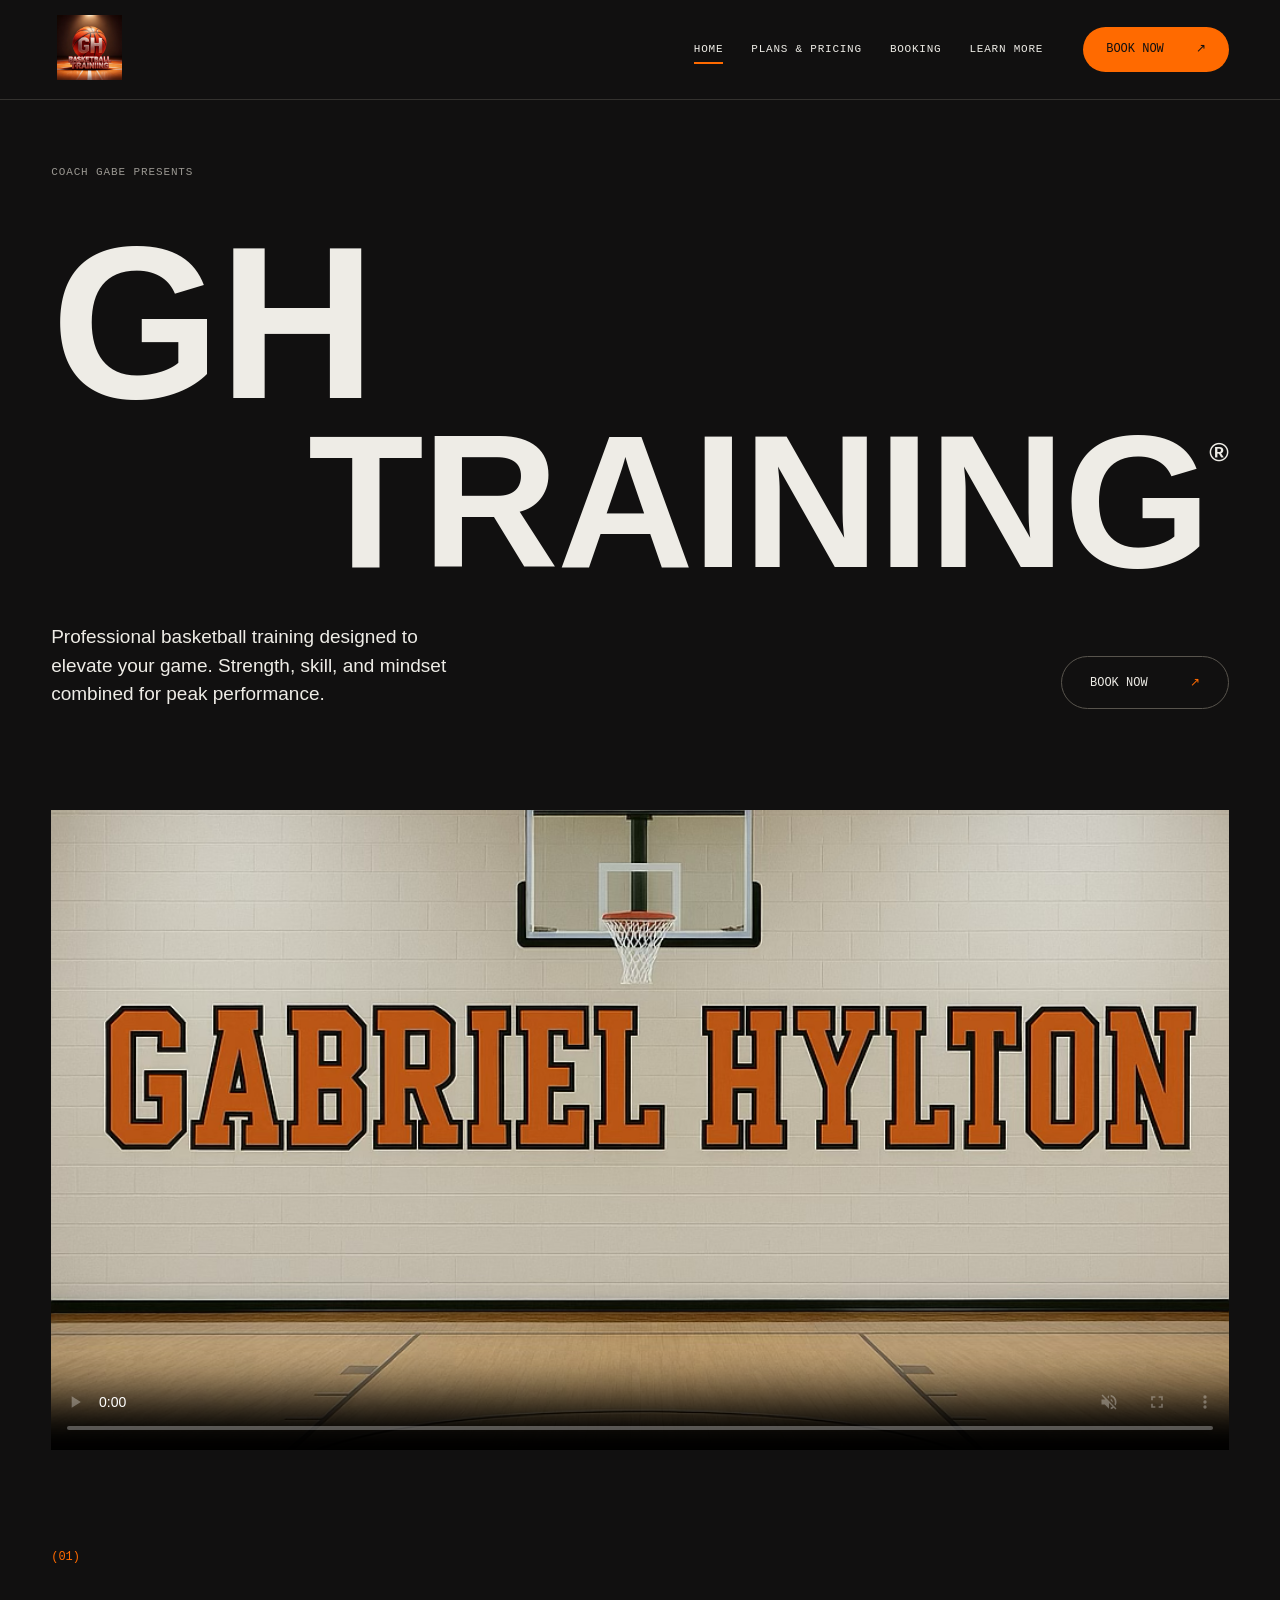
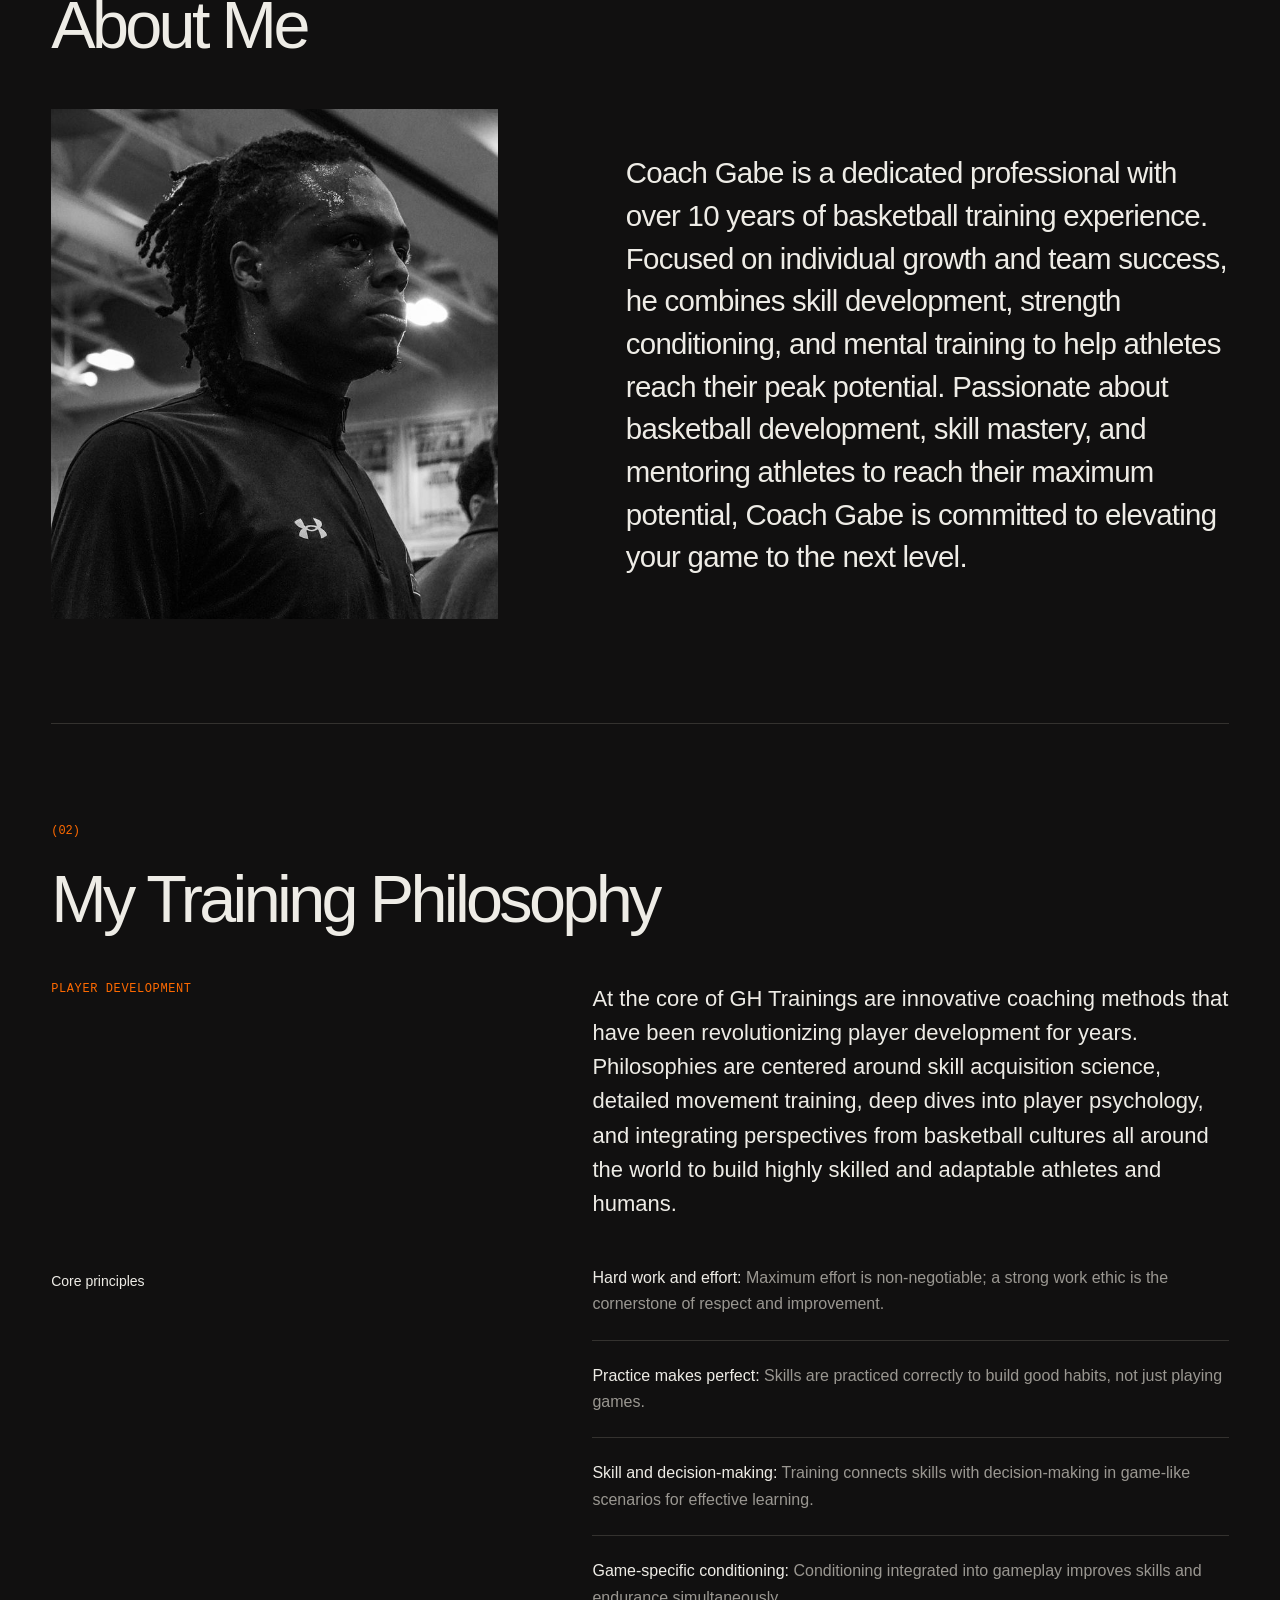
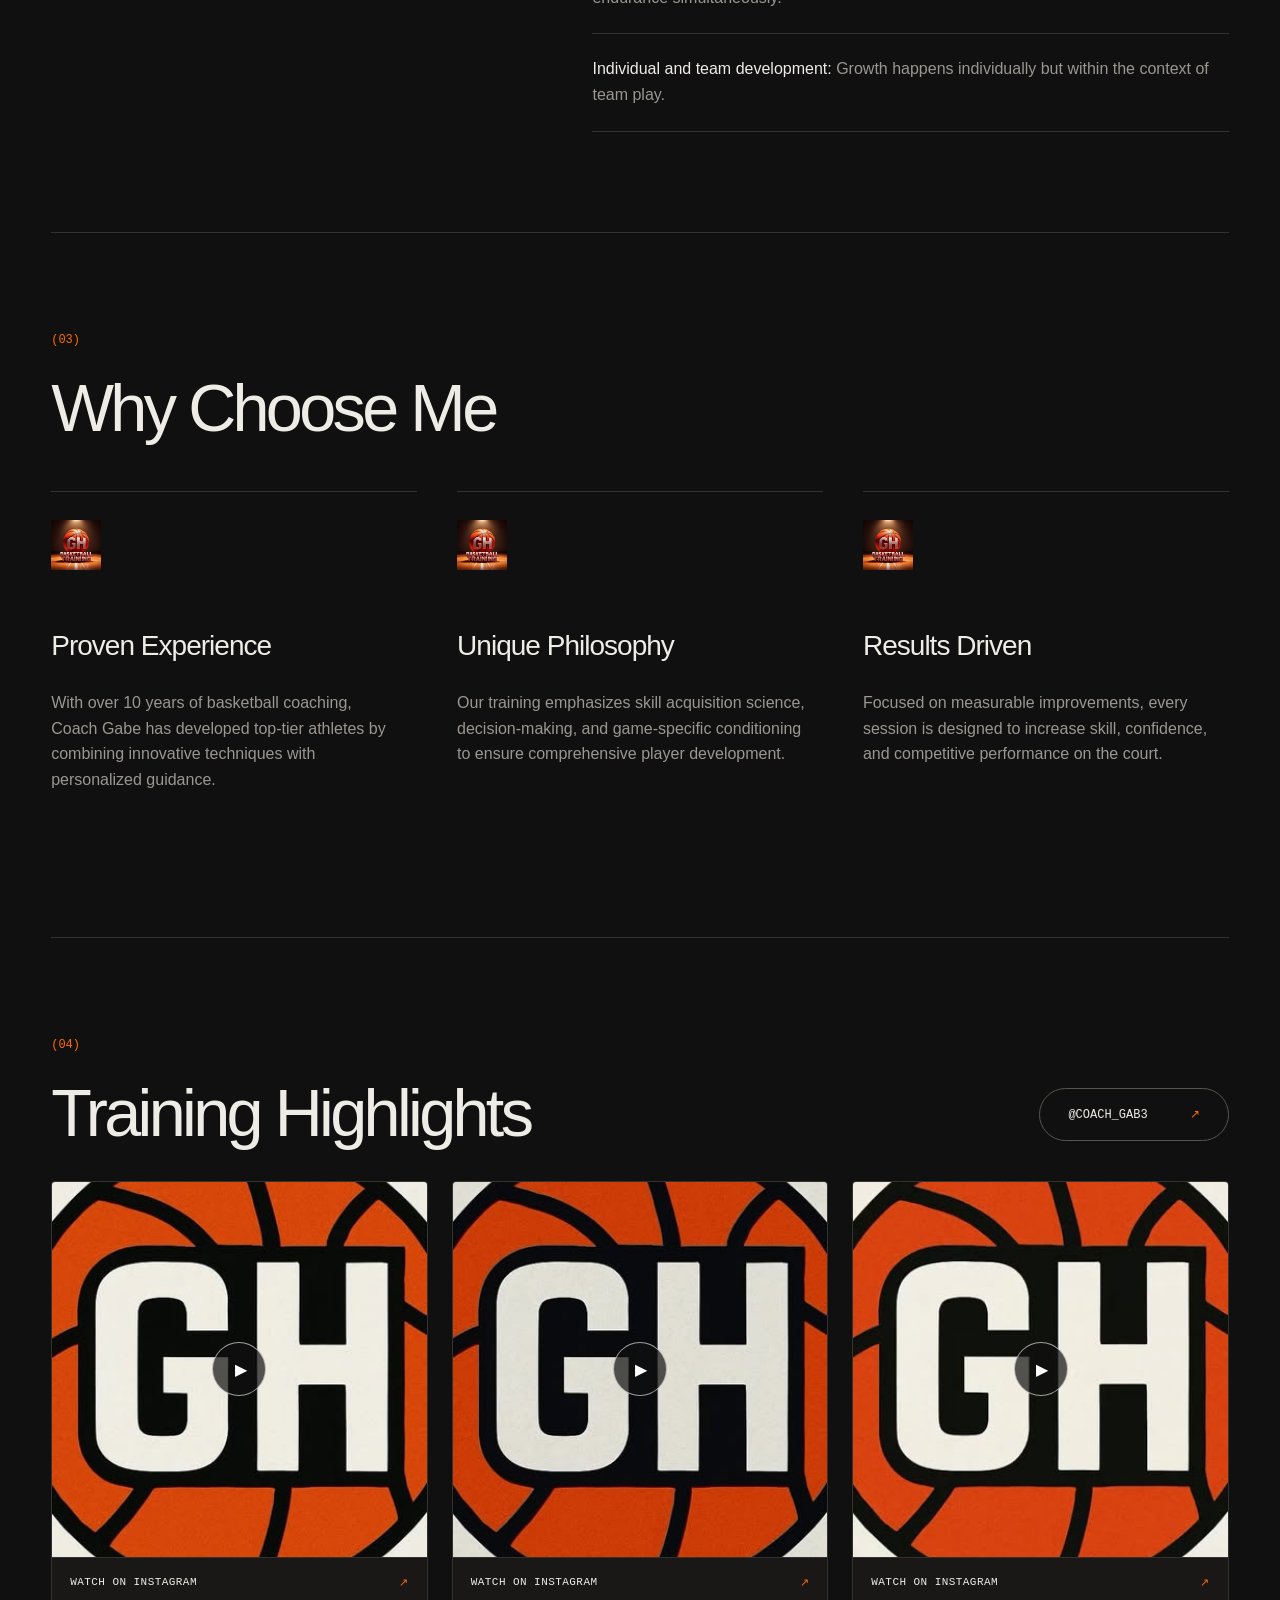
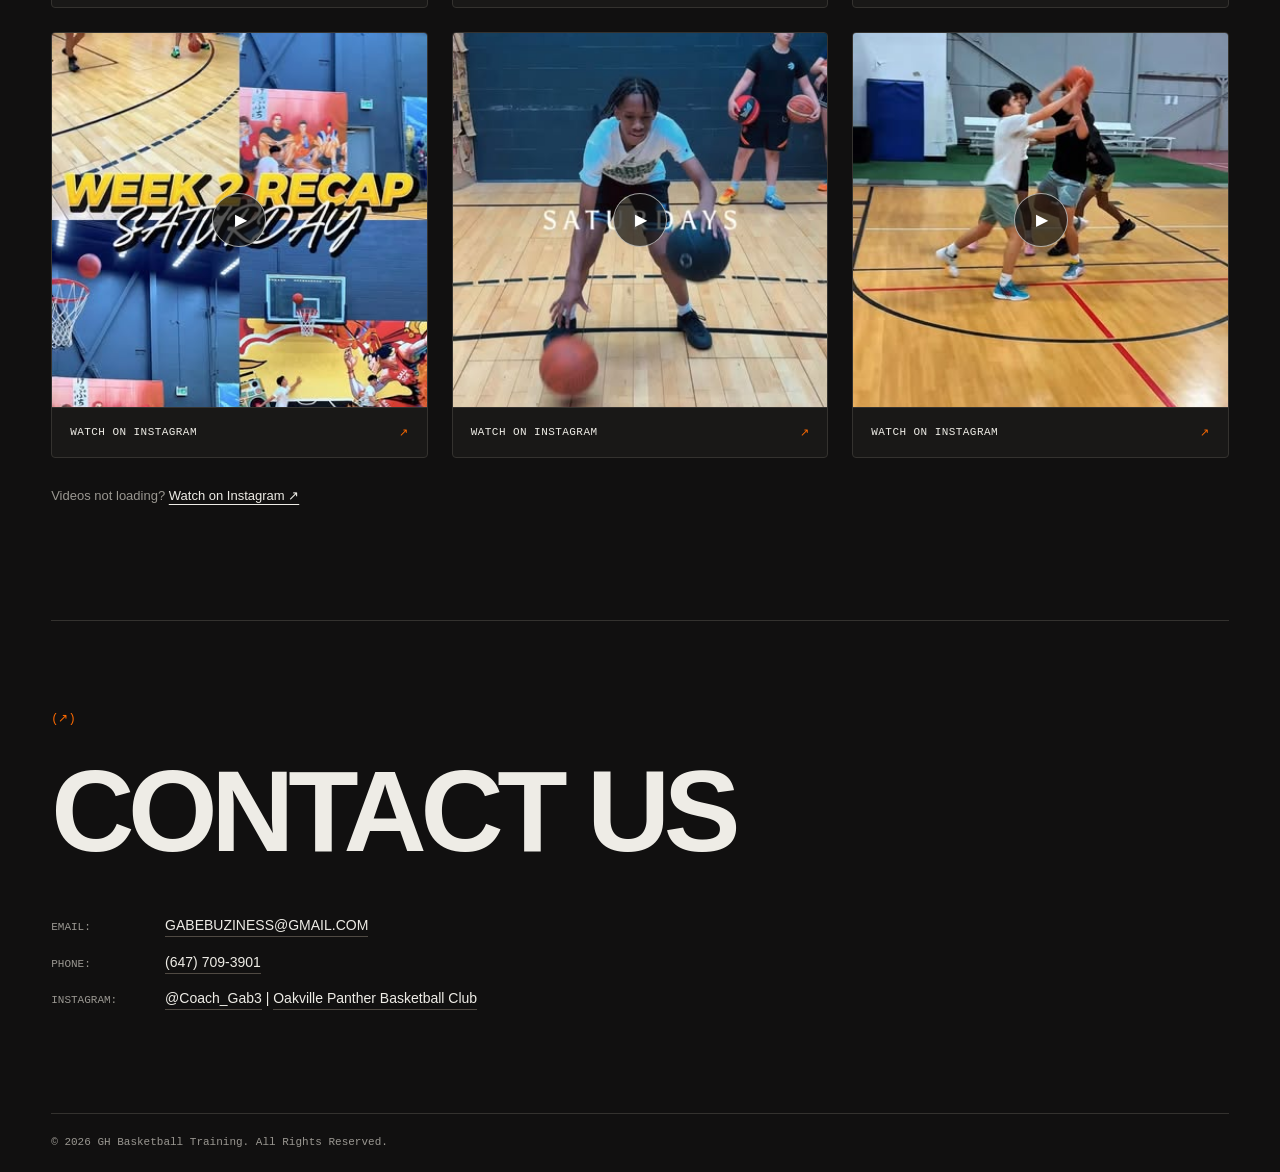
<file: index.html>
<!DOCTYPE html>

<html lang="en">
<head>
<meta charset="utf-8"/>
<meta content="width=device-width, initial-scale=1.0" name="viewport"/>
<title>GH Basketball Training | Coach Gabe</title>
<link href="site.css" rel="stylesheet"/><meta content="#111010" name="theme-color"/></head>
<body>
<header class="site-header"><a class="brand" href="index.html"><img alt="GH Basketball Training" decoding="async" src="Images/GH_logo.png"/></a><button aria-controls="navigation" aria-expanded="false" aria-label="Open navigation menu" class="menu-toggle">Menu <span>+</span></button><nav aria-label="Main navigation" id="navigation"><a aria-current="page" href="index.html">Home</a><a href="2plans_pricing.html">Plans &amp; Pricing</a><a href="3booking.html">Booking</a><a href="4learn_more.html">Learn More</a></nav><a class="book-btn" href="3booking.html">Book Now <span aria-hidden="true">↗</span></a></header>
<section class="hero">
<div class="hero-content">
<h1><span class="hero-kicker">Coach Gabe Presents</span><span class="hero-gh">GH</span><span class="hero-training">TRAINING<sup>®</sup></span></h1>
<p>Professional basketball training designed to elevate your game. Strength, skill, and mindset combined for peak performance.</p>
<a class="text-link" href="3booking.html">Book Now <span aria-hidden="true">↗</span></a></div>
</section><div class="training-film"><video aria-label="GH Training basketball video" autoplay="" class="hero-video" controls="" loop="" muted="" playsinline="" poster="Images/GH_on_the_wall.png" preload="metadata">
<source src="Images/Slowmovid.mp4.mp4" type="video/mp4"/>
</video></div>
<section data-number="01" id="about">
<h2>About Me</h2>
<div class="about-container">
<div class="about-image">
<img alt="Coach Gabe" decoding="async" src="Images/Headshot.PNG"/>
</div>
<div class="about-text">
<p>Coach Gabe is a dedicated professional with over 10 years of basketball training experience. Focused on individual growth and team success, he combines skill development, strength conditioning, and mental training to help athletes reach their peak potential. Passionate about basketball development, skill mastery, and mentoring athletes to reach their maximum potential, Coach Gabe is committed to elevating your game to the next level.</p>
</div>
</div>
</section>
<section data-number="02" id="training-philosophy">
<div class="overlay"></div>
<div class="container">
<h2>My Training Philosophy</h2>
<div class="philosophy-text">
<h3>PLAYER DEVELOPMENT</h3>
<p>At the core of GH Trainings are innovative coaching methods that have been revolutionizing player development for years. Philosophies are centered around skill acquisition science, detailed movement training, deep dives into player psychology, and integrating perspectives from basketball cultures all around the world to build highly skilled and adaptable athletes and humans.</p>
<h4>Core principles</h4>
<ul>
<li><strong>Hard work and effort:</strong> Maximum effort is non-negotiable; a strong work ethic is the cornerstone of respect and improvement.</li>
<li><strong>Practice makes perfect:</strong> Skills are practiced correctly to build good habits, not just playing games.</li>
<li><strong>Skill and decision-making:</strong> Training connects skills with decision-making in game-like scenarios for effective learning.</li>
<li><strong>Game-specific conditioning:</strong> Conditioning integrated into gameplay improves skills and endurance simultaneously.</li>
<li><strong>Individual and team development:</strong> Growth happens individually but within the context of team play.</li>
</ul>
</div>
</div>
</section>
<section data-number="03" id="why-choose-me">
<h2>Why Choose Me</h2>
<div class="why-container">
<div class="why-card">
<img alt="Experience Icon" decoding="async" src="Images/GH_logo.png"/>
<h3>Proven Experience</h3>
<p>With over 10 years of basketball coaching, Coach Gabe has developed top-tier athletes by combining innovative techniques with personalized guidance.</p>
</div>
<div class="why-card">
<img alt="Philosophy Icon" decoding="async" src="Images/GH_logo.png"/>
<h3>Unique Philosophy</h3>
<p>Our training emphasizes skill acquisition science, decision-making, and game-specific conditioning to ensure comprehensive player development.</p>
</div>
<div class="why-card">
<img alt="Results Icon" decoding="async" src="Images/GH_logo.png"/>
<h3>Results Driven</h3>
<p>Focused on measurable improvements, every session is designed to increase skill, confidence, and competitive performance on the court.</p>
</div>
</div>
</section>
<section aria-labelledby="instagram-title" data-number="04" id="instagram"><div class="instagram-heading"><h2 id="instagram-title">Training Highlights</h2><a class="text-link" href="https://www.instagram.com/coach_gab3/" rel="noopener noreferrer" target="_blank">@Coach_Gab3 <span aria-hidden="true">↗</span></a></div><div class="instagram-grid"><article aria-label="Training Reel 1" class="instagram-card"><blockquote class="instagram-media" data-instgrm-permalink="https://www.instagram.com/coach_gab3/reel/De7P372pu36/" data-instgrm-version="14"><a aria-label="Watch training Reel 1 on Instagram" class="reel-cover" href="https://www.instagram.com/coach_gab3/reel/De7P372pu36/" rel="noopener noreferrer" target="_blank"><img alt="GH Training basketball Reel 1 cover" decoding="async" height="640" loading="lazy" src="Images/instagram-reel-1.jpg" width="640"/><span aria-hidden="true" class="reel-play">▶</span></a></blockquote><a class="reel-link" href="https://www.instagram.com/coach_gab3/reel/De7P372pu36/" rel="noopener noreferrer" target="_blank">Watch on Instagram <span aria-hidden="true">↗</span></a></article><article aria-label="Training Reel 2" class="instagram-card"><blockquote class="instagram-media" data-instgrm-permalink="https://www.instagram.com/coach_gab3/reel/DepF1yst5VP/" data-instgrm-version="14"><a aria-label="Watch training Reel 2 on Instagram" class="reel-cover" href="https://www.instagram.com/coach_gab3/reel/DepF1yst5VP/" rel="noopener noreferrer" target="_blank"><img alt="GH Training basketball Reel 2 cover" decoding="async" height="640" loading="lazy" src="Images/instagram-reel-2.jpg" width="640"/><span aria-hidden="true" class="reel-play">▶</span></a></blockquote><a class="reel-link" href="https://www.instagram.com/coach_gab3/reel/DepF1yst5VP/" rel="noopener noreferrer" target="_blank">Watch on Instagram <span aria-hidden="true">↗</span></a></article><article aria-label="Training Reel 3" class="instagram-card"><blockquote class="instagram-media" data-instgrm-permalink="https://www.instagram.com/coach_gab3/reel/DeFRm5-JCdP/" data-instgrm-version="14"><a aria-label="Watch training Reel 3 on Instagram" class="reel-cover" href="https://www.instagram.com/coach_gab3/reel/DeFRm5-JCdP/" rel="noopener noreferrer" target="_blank"><img alt="GH Training basketball Reel 3 cover" decoding="async" height="640" loading="lazy" src="Images/instagram-reel-3.jpg" width="640"/><span aria-hidden="true" class="reel-play">▶</span></a></blockquote><a class="reel-link" href="https://www.instagram.com/coach_gab3/reel/DeFRm5-JCdP/" rel="noopener noreferrer" target="_blank">Watch on Instagram <span aria-hidden="true">↗</span></a></article><article aria-label="Training Reel 4" class="instagram-card"><blockquote class="instagram-media" data-instgrm-permalink="https://www.instagram.com/coach_gab3/reel/Dd2CZA-JsIn/" data-instgrm-version="14"><a aria-label="Watch training Reel 4 on Instagram" class="reel-cover" href="https://www.instagram.com/coach_gab3/reel/Dd2CZA-JsIn/" rel="noopener noreferrer" target="_blank"><img alt="GH Training basketball Reel 4 cover" decoding="async" height="640" loading="lazy" src="Images/instagram-reel-4.jpg" width="640"/><span aria-hidden="true" class="reel-play">▶</span></a></blockquote><a class="reel-link" href="https://www.instagram.com/coach_gab3/reel/Dd2CZA-JsIn/" rel="noopener noreferrer" target="_blank">Watch on Instagram <span aria-hidden="true">↗</span></a></article><article aria-label="Training Reel 5" class="instagram-card"><blockquote class="instagram-media" data-instgrm-permalink="https://www.instagram.com/coach_gab3/reel/DdmlC65JKVo/" data-instgrm-version="14"><a aria-label="Watch training Reel 5 on Instagram" class="reel-cover" href="https://www.instagram.com/coach_gab3/reel/DdmlC65JKVo/" rel="noopener noreferrer" target="_blank"><img alt="GH Training basketball Reel 5 cover" decoding="async" height="640" loading="lazy" src="Images/instagram-reel-5.jpg" width="640"/><span aria-hidden="true" class="reel-play">▶</span></a></blockquote><a class="reel-link" href="https://www.instagram.com/coach_gab3/reel/DdmlC65JKVo/" rel="noopener noreferrer" target="_blank">Watch on Instagram <span aria-hidden="true">↗</span></a></article><article aria-label="Training Reel 6" class="instagram-card"><blockquote class="instagram-media" data-instgrm-permalink="https://www.instagram.com/coach_gab3/reel/DcvyLIttqvq/" data-instgrm-version="14"><a aria-label="Watch training Reel 6 on Instagram" class="reel-cover" href="https://www.instagram.com/coach_gab3/reel/DcvyLIttqvq/" rel="noopener noreferrer" target="_blank"><img alt="GH Training basketball Reel 6 cover" decoding="async" height="640" loading="lazy" src="Images/instagram-reel-6.jpg" width="640"/><span aria-hidden="true" class="reel-play">▶</span></a></blockquote><a class="reel-link" href="https://www.instagram.com/coach_gab3/reel/DcvyLIttqvq/" rel="noopener noreferrer" target="_blank">Watch on Instagram <span aria-hidden="true">↗</span></a></article></div><p class="instagram-fallback">Videos not loading? <a href="https://www.instagram.com/coach_gab3/" rel="noopener noreferrer" target="_blank">Watch on Instagram ↗</a></p></section><section class="contact-us" data-number="↗">
<h2>CONTACT US</h2>
<div class="contact-content">
<p><strong>Email:</strong> <a href="mailto:gabebuziness@gmail.com">GABEBUZINESS@GMAIL.COM</a></p>
<p><strong>Phone:</strong> <a href="tel:+16477093901">(647) 709-3901</a></p>
<p><strong>Instagram:</strong> <a href="https://www.instagram.com/coach_gab3/" rel="noopener noreferrer" target="_blank">@Coach_Gab3</a> | <a href="https://www.instagram.com/oakvillepanther/" rel="noopener noreferrer" target="_blank">Oakville Panther Basketball Club</a></p>
</div>
</section>
<footer class="site-footer">
<p>© 2026 GH Basketball Training. All Rights Reserved.</p>
</footer>
<script src="site.js"></script><script async="" src="https://www.instagram.com/embed.js"></script></body>
</html>
</file>
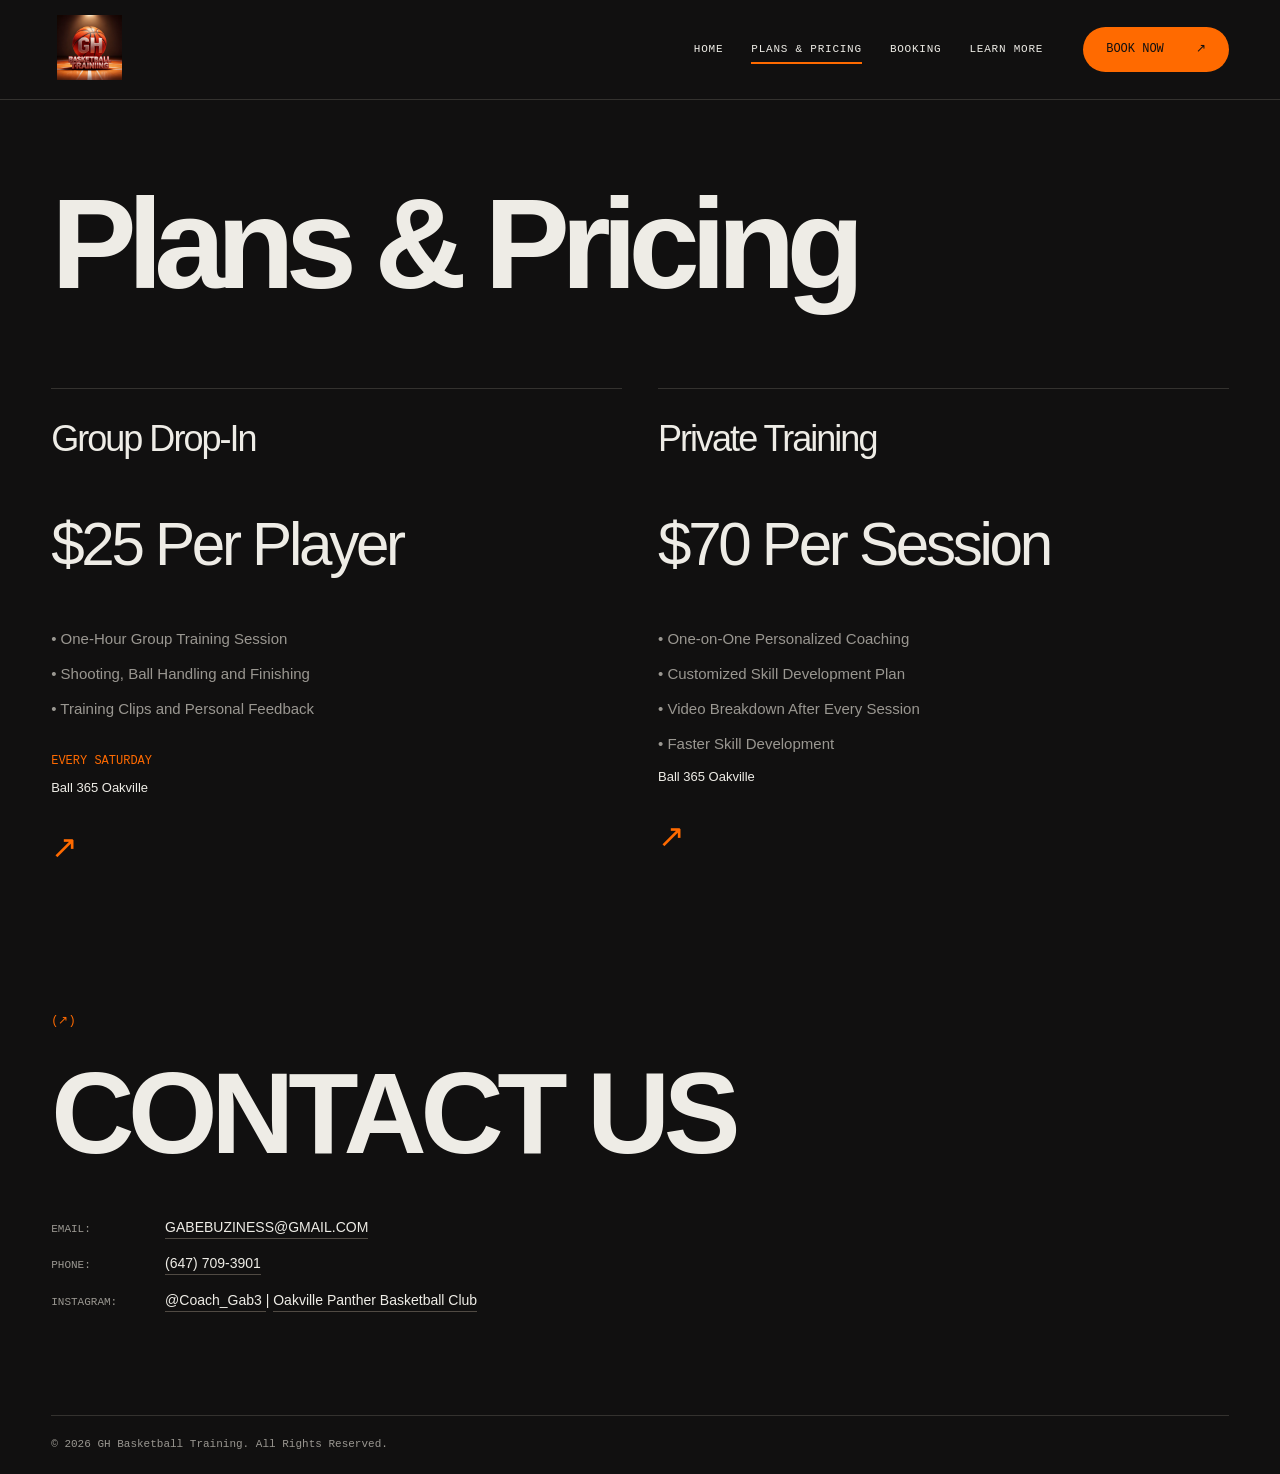
<file: 2plans_pricing.html>
<!DOCTYPE html>

<html lang="en">
<head>
<meta charset="utf-8"/>
<meta content="width=device-width, initial-scale=1" name="viewport"/>
<title>Plans &amp; Pricing</title>
<link href="site.css" rel="stylesheet"/><meta content="#111010" name="theme-color"/></head>
<body>
<header class="site-header"><a class="brand" href="index.html"><img alt="GH Basketball Training" decoding="async" src="Images/GH_logo.png"/></a><button aria-controls="navigation" aria-expanded="false" aria-label="Open navigation menu" class="menu-toggle">Menu <span>+</span></button><nav aria-label="Main navigation" id="navigation"><a href="index.html">Home</a><a aria-current="page" href="2plans_pricing.html">Plans &amp; Pricing</a><a href="3booking.html">Booking</a><a href="4learn_more.html">Learn More</a></nav><a class="book-btn" href="3booking.html">Book Now <span aria-hidden="true">↗</span></a></header>
<main>
<h1>Plans &amp; Pricing</h1>
<div class="pricing">
<a class="plan-link" href="3booking.html">
<div class="plan group-plan">
<h2>Group Drop-In</h2>
<p class="price">$25 Per Player</p>
<p>• One-Hour Group Training Session</p>
<p>• Shooting, Ball Handling and Finishing</p>
<p>• Training Clips and Personal Feedback</p>
<p class="schedule">Every Saturday</p><p class="location">Ball 365 Oakville</p></div>
</a>
<a class="plan-link" href="3booking.html">
<div class="plan featured">
<h2>Private Training</h2>
<p class="price">$70 Per Session</p>
<p>• One-on-One Personalized Coaching</p>
<p>• Customized Skill Development Plan</p>
<p>• Video Breakdown After Every Session</p>
<p>• Faster Skill Development</p>
<p class="location">Ball 365 Oakville</p></div>
</a>
</div>
<section class="contact-us" data-number="↗">
<h2>CONTACT US</h2>
<div class="contact-container">
<p>
<strong>Email:</strong>
<a href="mailto:gabebuziness@gmail.com">
            GABEBUZINESS@GMAIL.COM
          </a>
</p>
<p>
<strong>Phone:</strong>
<a href="tel:+16477093901">
            (647) 709-3901
          </a>
</p>
<p>
<strong>Instagram:</strong>
<a href="https://www.instagram.com/coach_gab3/" rel="noopener noreferrer" target="_blank">
            @Coach_Gab3
          </a>

          |

          <a href="https://www.instagram.com/oakvillepanther/" rel="noopener noreferrer" target="_blank">
            Oakville Panther Basketball Club
          </a>
</p>
</div>
</section>
</main>
<footer class="site-footer">
<p>© 2026 GH Basketball Training. All Rights Reserved.</p>
</footer>
<script src="site.js"></script></body>
</html>
</file>
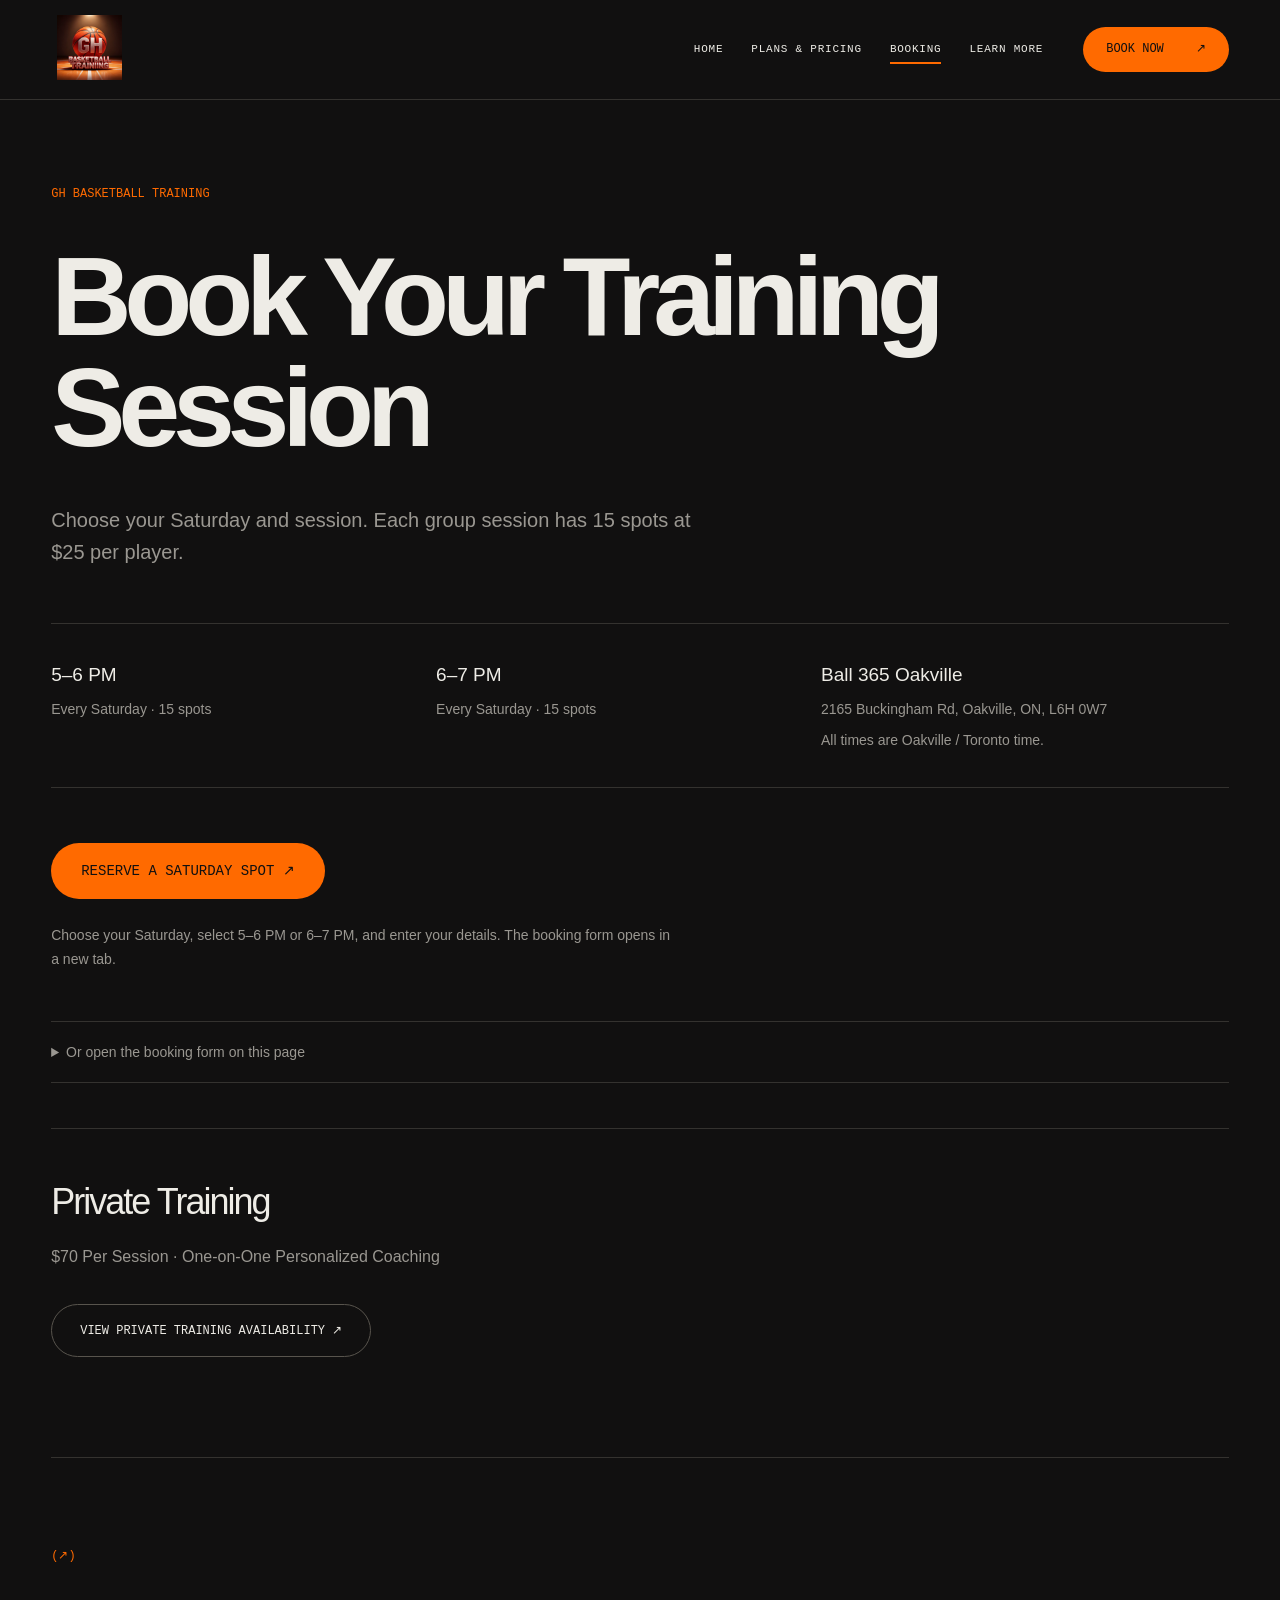
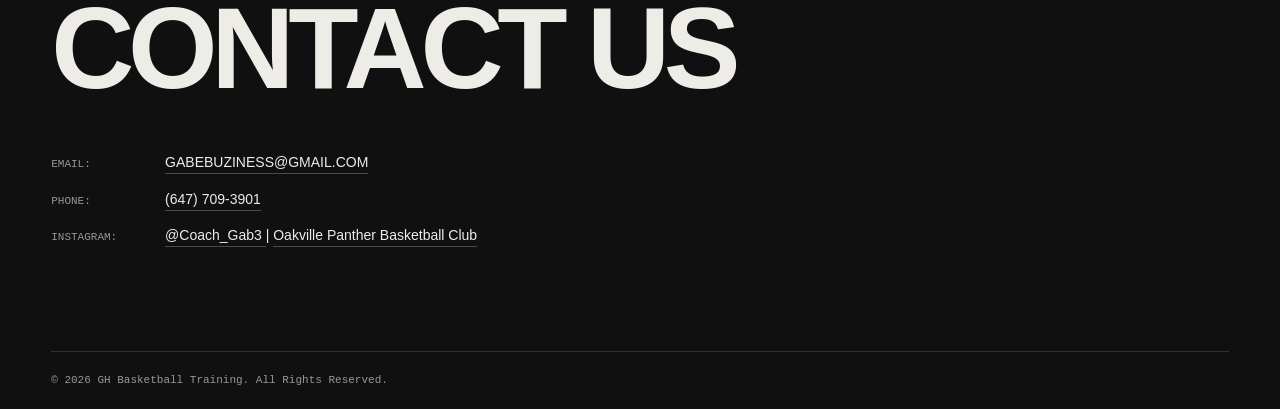
<file: 3booking.html>
<!DOCTYPE html>

<html lang="en">
<head>
<meta charset="utf-8"/>
<meta content="width=device-width, initial-scale=1" name="viewport"/>
<title>Book a Session | GH Basketball Training</title>
<link href="site.css" rel="stylesheet"/><meta content="#111010" name="theme-color"/></head>
<body>
<header class="site-header"><a class="brand" href="index.html"><img alt="GH Basketball Training" decoding="async" src="Images/GH_logo.png"/></a><button aria-controls="navigation" aria-expanded="false" aria-label="Open navigation menu" class="menu-toggle">Menu <span>+</span></button><nav aria-label="Main navigation" id="navigation"><a href="index.html">Home</a><a href="2plans_pricing.html">Plans &amp; Pricing</a><a aria-current="page" href="3booking.html">Booking</a><a href="4learn_more.html">Learn More</a></nav><a class="book-btn" href="3booking.html">Book Now <span aria-hidden="true">↗</span></a></header>
<main>
<section class="booking-section" id="booking-calendar">
<div class="booking-card"><p class="booking-label">GH Basketball Training</p><h1>Book Your Training Session</h1><p class="booking-intro">Choose your Saturday and session. Each group session has 15 spots at $25 per player.</p><div class="session-summary"><p><strong>5–6 PM</strong><span>Every Saturday · 15 spots</span></p><p><strong>6–7 PM</strong><span>Every Saturday · 15 spots</span></p><p><strong>Ball 365 Oakville</strong><span>2165 Buckingham Rd, Oakville, ON, L6H 0W7</span><span>All times are Oakville / Toronto time.</span></p></div><div id="group-booking-mount"><div class="booking-launch"><a class="google-booking-btn" href="https://script.google.com/macros/s/AKfycbyw6Ef9xBMnUspARfouOxSmiVVNsLiGngPsjqtaYx5Gys4PKGRk-pMtXHBxIreZEVXMpw/exec" id="group-booking-link" rel="noopener noreferrer" target="_blank">Reserve a Saturday Spot ↗</a><p class="booking-note">Choose your Saturday, select 5–6 PM or 6–7 PM, and enter your details. The booking form opens in a new tab.</p></div><details id="inline-booking"><summary>Or open the booking form on this page</summary><div id="inline-booking-mount"></div></details></div><div class="private-booking"><h2>Private Training</h2><p>$70 Per Session · One-on-One Personalized Coaching</p><a class="text-link" href="https://calendar.google.com/calendar/appointments/schedules/AcZssZ23EicYu56PKG60td5w2Za_0SHCqNzUzjBaaFXq-eXZ-i1eZYrHPgpEMfHfgSUg4tl5Ghd0i7S5?gv=true" rel="noopener noreferrer" target="_blank">View private training availability ↗</a></div></div>
</section>
<section class="contact-us" data-number="↗">
<h2>CONTACT US</h2>
<div class="contact-container">
<p>
<strong>Email:</strong>
<a href="mailto:gabebuziness@gmail.com">
            GABEBUZINESS@GMAIL.COM
          </a>
</p>
<p>
<strong>Phone:</strong>
<a href="tel:+16477093901">
            (647) 709-3901
          </a>
</p>
<p>
<strong>Instagram:</strong>
<a href="https://www.instagram.com/coach_gab3/" rel="noopener noreferrer" target="_blank">
            @Coach_Gab3
          </a>

          |

          <a href="https://www.instagram.com/oakvillepanther/" rel="noopener noreferrer" target="_blank">
            Oakville Panther Basketball Club
          </a>
</p>
</div>
</section>
</main>
<footer class="site-footer">
<p>© 2026 GH Basketball Training. All Rights Reserved.</p>
</footer>
<script src="site.js"></script><script src="booking-config.js"></script><script src="booking.js"></script></body>
</html>
</file>
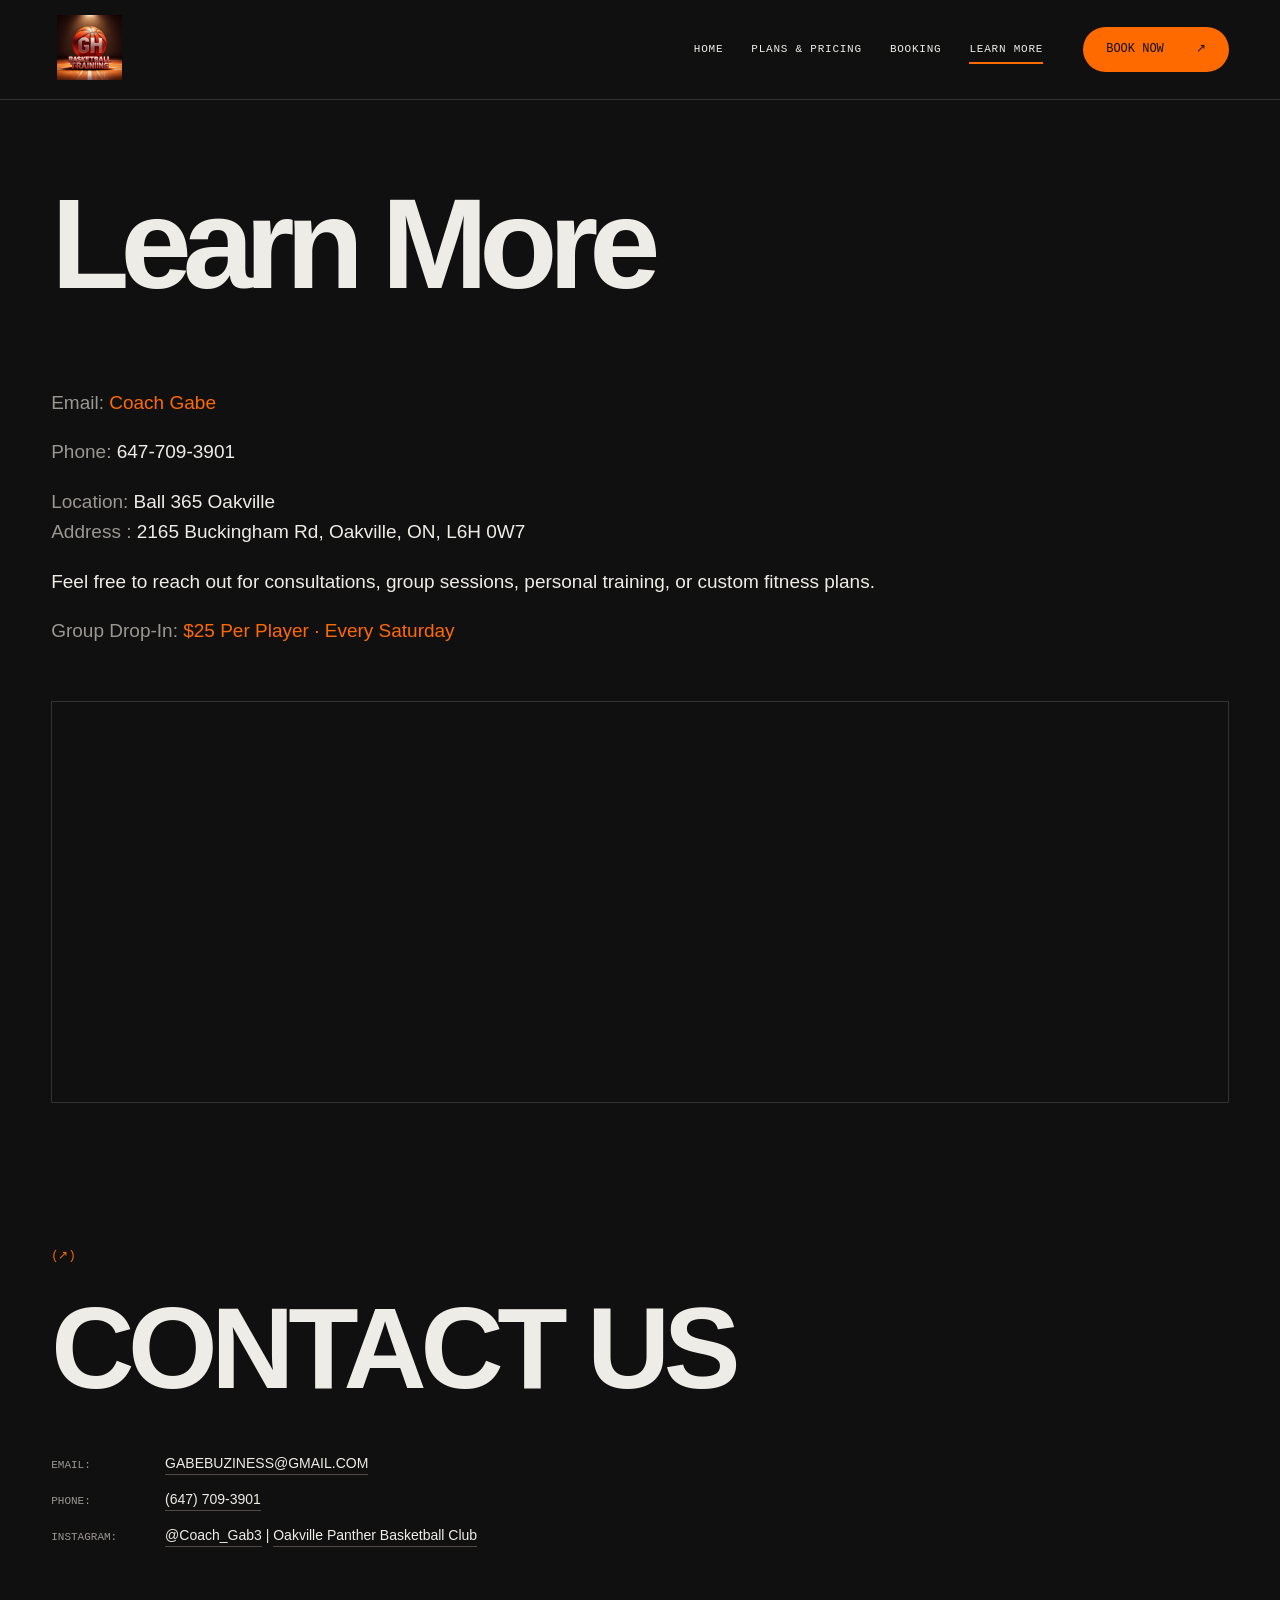
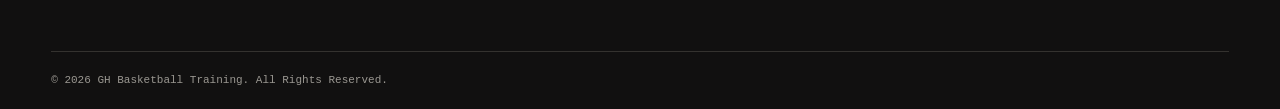
<file: 4learn_more.html>
<!DOCTYPE html>

<html lang="en">
<head>
<meta charset="utf-8"/>
<meta content="width=device-width, initial-scale=1.0" name="viewport"/>
<title>Learn More</title>
<link href="site.css" rel="stylesheet"/><meta content="#111010" name="theme-color"/></head>
<body>
<header class="site-header"><a class="brand" href="index.html"><img alt="GH Basketball Training" decoding="async" src="Images/GH_logo.png"/></a><button aria-controls="navigation" aria-expanded="false" aria-label="Open navigation menu" class="menu-toggle">Menu <span>+</span></button><nav aria-label="Main navigation" id="navigation"><a href="index.html">Home</a><a href="2plans_pricing.html">Plans &amp; Pricing</a><a href="3booking.html">Booking</a><a aria-current="page" href="4learn_more.html">Learn More</a></nav><a class="book-btn" href="3booking.html">Book Now <span aria-hidden="true">↗</span></a></header>
<div class="section">
<h1>Learn More</h1>
<p><strong>Email:</strong> <a href="mailto:gabebuziness@gmail.com">Coach Gabe</a> </p>
<p><strong>Phone:</strong> 647-709-3901</p>
<p><strong>Location:</strong> Ball 365 Oakville <br/><strong>Address :</strong> 2165 Buckingham Rd, Oakville, ON, L6H 0W7</p>
<p>Feel free to reach out for consultations, group sessions, personal training, or custom fitness plans.</p>
<p class="schedule"><strong>Group Drop-In:</strong> $25 Per Player · Every Saturday</p></div>
<div class="map-wrap">
<iframe allowfullscreen="" height="400" loading="lazy" referrerpolicy="no-referrer-when-downgrade" src="https://www.google.com/maps?q=Ball%20365%20Oakville%2C%202165%20Buckingham%20Rd%2C%20Oakville%2C%20ON%2C%20L6H%200W7&amp;output=embed" style="border:0;" title="Ball 365 Oakville location" width="100%">
</iframe>
</div>
<section class="contact-us" data-number="↗">
<h2>CONTACT US</h2>
<div class="contact-container">
<p><strong>Email:</strong> <a href="mailto:gabebuziness@gmail.com">GABEBUZINESS@GMAIL.COM</a></p>
<p><strong>Phone:</strong> <a href="tel:+16477093901">(647) 709-3901</a></p>
<p><strong>Instagram:</strong> <a href="https://www.instagram.com/coach_gab3/" rel="noopener noreferrer" target="_blank">@Coach_Gab3</a> | <a href="https://www.instagram.com/oakvillepanther/" rel="noopener noreferrer" target="_blank">Oakville Panther Basketball Club</a></p>
</div>
</section><footer class="site-footer">
<p>© 2026 GH Basketball Training. All Rights Reserved.</p>
</footer><script src="site.js"></script></body>
</html>
</file>
<file: site.css>
:root{--bg:#111010;--paper:#eeece6;--muted:#9a9791;--accent:#ff6a00;--line:#34322f;--pad:clamp(22px,4vw,72px)}*{box-sizing:border-box}html{scroll-behavior:smooth;scroll-padding-top:110px}body{margin:0;background:var(--bg);color:var(--paper);font-family:Arial,Helvetica,sans-serif;-webkit-font-smoothing:antialiased}a{color:inherit;text-decoration:none}button{font:inherit}a,button{-webkit-tap-highlight-color:transparent}a:focus-visible,button:focus-visible,video:focus-visible{outline:2px solid var(--accent);outline-offset:6px}::selection{background:var(--accent);color:var(--bg)}.site-header{height:100px;display:flex;align-items:center;gap:40px;padding:12px var(--pad);position:relative;z-index:20;border-bottom:1px solid var(--line)}.brand{margin-right:auto}.brand img{width:76px;height:65px;object-fit:contain}.site-header nav{display:flex;gap:28px;align-items:center}.site-header nav a{font:11px/1.4 'Courier New',monospace;text-transform:uppercase;letter-spacing:.07em;position:relative}.site-header nav a:after{content:'';position:absolute;bottom:-7px;left:0;width:0;height:2px;background:var(--accent);transition:width .25s}.site-header nav a:hover:after,.site-header nav a[aria-current]:after{width:100%}.book-btn,.google-booking-btn{display:inline-flex;align-items:center;justify-content:space-between;gap:32px;padding:15px 23px;border-radius:40px;background:var(--accent);color:var(--bg);font:12px/1.3 'Courier New',monospace;text-transform:uppercase;transition:background .2s,transform .2s}.book-btn:hover,.google-booking-btn:hover{background:var(--paper);transform:translateY(-2px)}.menu-toggle{display:none}.hero{padding:65px var(--pad) 50px;min-height:690px;position:relative}.hero-content{display:grid;grid-template-columns:1fr auto;align-items:end}.hero h1{grid-column:1/-1;margin:0 0 38px;font-weight:800;letter-spacing:-.075em;line-height:.88}.hero-kicker{display:block;font:11px/1.3 'Courier New',monospace;letter-spacing:.08em;text-transform:uppercase;margin-bottom:48px;color:var(--muted)}.hero-gh{display:block;font-size:clamp(100px,17vw,250px)}.hero-training{display:block;text-align:right;font-size:clamp(80px,14.8vw,218px)}sup{font-size:.14em;vertical-align:top;line-height:2.5;letter-spacing:0}.hero p{max-width:430px;font-size:19px;line-height:1.5;margin:0}.text-link{border:1px solid #58544d;border-radius:40px;padding:18px 28px;font:12px 'Courier New',monospace;text-transform:uppercase}.text-link span{margin-left:35px;color:var(--accent)}.text-link:hover{background:var(--accent);color:var(--bg)}.text-link:hover span{color:var(--bg)}.training-film{margin:20px var(--pad) 0;overflow:hidden;background:#191817}.hero-video{width:100%;height:clamp(270px,50vw,700px);object-fit:cover;display:block}section:not(.hero){margin:0 var(--pad);padding:100px 0;border-bottom:1px solid var(--line);position:relative}section[data-number]:before{content:'(' attr(data-number) ')';display:block;color:var(--accent);font:12px 'Courier New',monospace;margin-bottom:28px}h2{font-weight:500;letter-spacing:-.055em;font-size:clamp(38px,5.2vw,78px);line-height:1;margin:0 0 50px}h3{font-size:23px;font-weight:500;letter-spacing:-.035em}p{line-height:1.6}.about-container{display:grid;grid-template-columns:1fr 1.35fr;gap:10vw;align-items:center}.about-image img{width:100%;height:510px;object-fit:cover;object-position:center 20%;filter:grayscale(1);transition:filter .5s}.about-image img:hover{filter:grayscale(0)}.about-text p{font-size:clamp(20px,2.3vw,33px);line-height:1.45;letter-spacing:-.025em;margin:0}.overlay{display:none}.philosophy-text{display:grid;grid-template-columns:1fr 1.45fr;gap:12px 8vw}.philosophy-text h3{margin:0;color:var(--accent);font:12px 'Courier New',monospace;letter-spacing:.05em}.philosophy-text>p{font-size:22px;line-height:1.55;margin:0}.philosophy-text h4{font-size:14px;font-weight:400;margin-top:40px}.philosophy-text ul{list-style:none;padding:10px 0 0;margin:0}.philosophy-text li{border-bottom:1px solid var(--line);padding:22px 0;color:var(--muted);font-size:16px;line-height:1.65}.philosophy-text li strong{color:var(--paper);font-weight:500}.why-container{display:grid;grid-template-columns:repeat(3,1fr);gap:40px}.why-card{border-top:1px solid var(--line);padding:28px 0}.why-card img{width:50px;height:50px;object-fit:contain;margin-bottom:28px}.why-card p{color:var(--muted);max-width:350px}.why-card h3{font-size:28px}.contact-us{padding:90px 0!important}.contact-us h2{font-size:clamp(55px,9vw,145px);font-weight:700;margin-bottom:45px}.contact-us p{font-size:14px}.contact-us strong{font:11px 'Courier New',monospace;text-transform:uppercase;color:var(--muted);display:inline-block;width:110px}.contact-us a{border-bottom:1px solid #504a43;padding-bottom:3px}.contact-us a:hover{color:var(--accent)}.site-footer{padding:20px var(--pad);color:var(--muted);font:11px 'Courier New',monospace}.site-footer p{margin:0}main>h1,.section>h1{font-size:clamp(65px,10vw,150px);font-weight:700;letter-spacing:-.07em;line-height:1;margin:80px 0}main>h1,.pricing{margin-left:var(--pad);margin-right:var(--pad)}.pricing{display:grid;grid-template-columns:1fr 1fr;gap:36px;margin-bottom:25px}.plan-link{border-top:1px solid var(--line);padding:32px 0}.plan-link:hover{border-color:var(--accent)}.plan h2{font-size:36px;margin-bottom:40px}.plan .price{font-size:clamp(35px,4.7vw,65px);letter-spacing:-.055em;margin:0 0 32px}.plan p:not(.price){color:var(--muted);font-size:15px;line-height:1.8;margin:8px 0}.plan p.schedule{color:var(--accent);margin-top:32px;font:12px 'Courier New',monospace;text-transform:uppercase}.plan p.location{color:var(--paper);font-size:13px}.plan:after{content:'↗';display:block;font-size:32px;margin-top:28px;color:var(--accent)}.booking-section{padding-top:75px!important}.booking-label{color:var(--accent);font:12px 'Courier New',monospace;text-transform:uppercase}.booking-card h1{font-size:clamp(58px,8.7vw,128px);line-height:1;max-width:1100px;letter-spacing:-.065em;font-weight:700;margin:40px 0}.booking-intro{font-size:20px;max-width:650px;color:var(--muted)}.session-summary{margin:55px 0;display:grid;grid-template-columns:1fr 1fr 1.2fr;border-top:1px solid var(--line);border-bottom:1px solid var(--line);gap:45px;padding:22px 0}.session-summary p{font-size:14px;display:flex;flex-direction:column;gap:8px}.session-summary strong{font-weight:500;font-size:19px}.session-summary span{color:var(--muted)}.booking-details{display:grid;grid-template-columns:repeat(3,1fr);gap:50px;margin:50px 0}.booking-detail h2{font-size:24px;letter-spacing:-.025em;margin-bottom:20px}.booking-detail p{font-size:15px;color:var(--muted);max-width:320px}.booking-note{font-size:12px;color:var(--muted);margin-top:25px}.section{margin:0 var(--pad);max-width:1000px}.section p{font-size:19px}.section p strong{font-weight:400;color:var(--muted)}.section a{color:var(--accent)}.section p:last-child{max-width:650px}.map-wrap{margin:55px var(--pad);border:1px solid var(--line)}.map-wrap iframe{width:100%;display:block;filter:grayscale(1)}.schedule{color:var(--accent)}.reveal{transition:opacity .7s ease,transform .7s ease}.js-motion .reveal:not(.visible){opacity:0;transform:translateY(24px)}
@media(min-width:1600px){body{max-width:1900px;margin:auto}.hero-training{font-size:220px}}@media(max-width:800px){.site-header{height:85px;gap:16px}.brand img{width:60px;height:55px}.site-header .book-btn{padding:12px 15px;font-size:10px;gap:12px}.menu-toggle{display:flex;gap:12px;align-items:center;color:var(--paper);background:none;border:0;font:12px 'Courier New',monospace;text-transform:uppercase;cursor:pointer}.menu-toggle span{font-size:22px;color:var(--accent)}.site-header nav{display:none;position:absolute;top:84px;left:0;right:0;background:var(--bg);padding:30px var(--pad) 45px;border-bottom:1px solid var(--line);flex-direction:column;align-items:flex-start;gap:28px}.site-header nav.open{display:flex}.site-header nav a{font-size:22px}.hero{min-height:auto;padding-top:45px;padding-bottom:45px}.hero-kicker{margin-bottom:40px}.hero h1{margin-bottom:35px}.hero-content{grid-template-columns:1fr;gap:28px}.hero p{font-size:16px;max-width:360px}.text-link{justify-self:start}.hero-gh{font-size:27vw}.hero-training{font-size:14.5vw}.training-film{margin-top:0}.hero-video{height:350px}section:not(.hero){padding:65px 0}h2{margin-bottom:32px}.about-container{grid-template-columns:1fr;gap:35px}.about-image img{height:440px}.about-text p{font-size:24px}.philosophy-text{grid-template-columns:1fr;gap:22px}.philosophy-text>p{font-size:19px}.philosophy-text h4{margin:18px 0 0}.why-container{grid-template-columns:1fr;gap:10px}.why-card{display:grid;grid-template-columns:55px 1fr;gap:10px 20px;padding:25px 0}.why-card img{grid-row:1/3;margin:0}.why-card h3{margin:0;font-size:25px}.why-card p{margin:0;max-width:none;font-size:15px}.pricing{grid-template-columns:1fr;gap:20px}main>h1,.section>h1{margin-top:55px;margin-bottom:50px;font-size:clamp(55px,11vw,90px)}.plan h2{margin-bottom:25px}.plan .price{font-size:46px}.session-summary,.booking-details{grid-template-columns:1fr;gap:15px}.session-summary{margin:35px 0}.booking-details{gap:25px}.booking-detail h2{margin-bottom:10px}.booking-detail p{max-width:none}.contact-us p{font-size:12px;line-height:2.1;overflow-wrap:anywhere}.contact-us strong{display:block;width:auto}.contact-us h2{font-size:12.5vw}.section p{font-size:16px}.site-footer{font-size:10px}.google-booking-btn{font-size:11px;width:100%;max-width:400px}.map-wrap iframe{height:320px}}@media(prefers-reduced-motion:reduce){html{scroll-behavior:auto}*,*:before,*:after{transition:none!important;animation:none!important}.js-motion .reveal:not(.visible){opacity:1;transform:none}}
@keyframes title-in{from{opacity:0;transform:translateY(35px)}to{opacity:1;transform:translateY(0)}}@media(prefers-reduced-motion:no-preference){.hero-gh{animation:title-in .8s cubic-bezier(.2,.7,.2,1) both}.hero-training{animation:title-in .8s .12s cubic-bezier(.2,.7,.2,1) both}}@view-transition{navigation:auto}
.instagram-heading{display:flex;align-items:flex-start;justify-content:space-between;gap:30px;margin-bottom:35px}.instagram-heading h2{margin-bottom:0}.instagram-heading .text-link{white-space:nowrap;margin-top:8px}.instagram-grid{display:grid;grid-template-columns:repeat(3,minmax(0,1fr));gap:24px;align-items:start}.instagram-card{min-width:0;overflow:hidden;background:#191817;border:1px solid var(--line);border-radius:4px}.instagram-card .instagram-media{margin:0!important;width:100%!important;min-width:0!important;max-width:100%!important;border:0!important;box-shadow:none!important}.instagram-card blockquote{min-height:480px;display:flex;align-items:center;justify-content:center;padding:30px;text-align:center}.instagram-card blockquote>a{font-size:16px;line-height:1.6;color:var(--paper)}.reel-link{display:flex;justify-content:space-between;gap:16px;padding:18px;font:11px 'Courier New',monospace;letter-spacing:.04em;text-transform:uppercase;border-top:1px solid var(--line)}.reel-link span{color:var(--accent)}.reel-link:hover,.instagram-fallback a:hover{color:var(--accent)}.instagram-fallback{font-size:13px;color:var(--muted);margin-top:28px}.instagram-fallback a{color:var(--paper);text-decoration:underline;text-underline-offset:4px}@media(max-width:1100px){.instagram-grid{grid-template-columns:repeat(2,minmax(0,1fr))}}@media(max-width:700px){.instagram-grid{grid-template-columns:1fr;max-width:540px;margin:auto}.instagram-heading{flex-direction:column;gap:22px}.instagram-heading .text-link{margin:0}.instagram-card blockquote{min-height:420px}}
.instagram-card blockquote{min-height:0;display:block;padding:0}.reel-cover{display:block;position:relative;overflow:hidden;aspect-ratio:1}.reel-cover img{display:block;width:100%;height:100%;object-fit:cover;transition:transform .35s}.reel-cover:hover img{transform:scale(1.035)}.reel-play{position:absolute;top:50%;left:50%;transform:translate(-50%,-50%);display:grid;place-items:center;width:54px;height:54px;border:1px solid #ffffff99;border-radius:50%;background:#111010b3;color:white;font-size:16px;padding-left:3px}.reel-cover:hover .reel-play{background:var(--accent);color:var(--bg)}
.group-booking-frame{display:block;width:100%;min-height:1050px;border:0;background:var(--bg)}.booking-direct{display:inline-block;margin:20px 0;font-size:13px;text-decoration:underline;text-underline-offset:4px}.private-booking{padding-top:55px;margin-top:45px;border-top:1px solid var(--line)}.private-booking h2,.booking-pending h2{font-size:36px;margin-bottom:24px}.private-booking p,.booking-pending p{color:var(--muted);font-size:16px;margin-bottom:35px}.private-booking .text-link{display:inline-block}.booking-pending{padding:28px;border:1px solid var(--line)}@media(max-width:600px){.group-booking-frame{min-height:1210px}.booking-pending{padding:22px}.private-booking .text-link{font-size:10px;padding:16px}}
.booking-launch{padding:0 0 25px}.booking-launch .google-booking-btn{font-size:14px;padding:19px 30px}.booking-launch .booking-note{max-width:620px;font-size:14px;line-height:1.7}#inline-booking{margin:10px 0 20px;border-top:1px solid var(--line);border-bottom:1px solid var(--line)}#inline-booking summary{padding:22px 0;cursor:pointer;color:var(--muted);font-size:14px}#inline-booking summary:hover{color:var(--paper)}#inline-booking summary:focus-visible{outline:2px solid var(--accent);outline-offset:3px}
</file>
